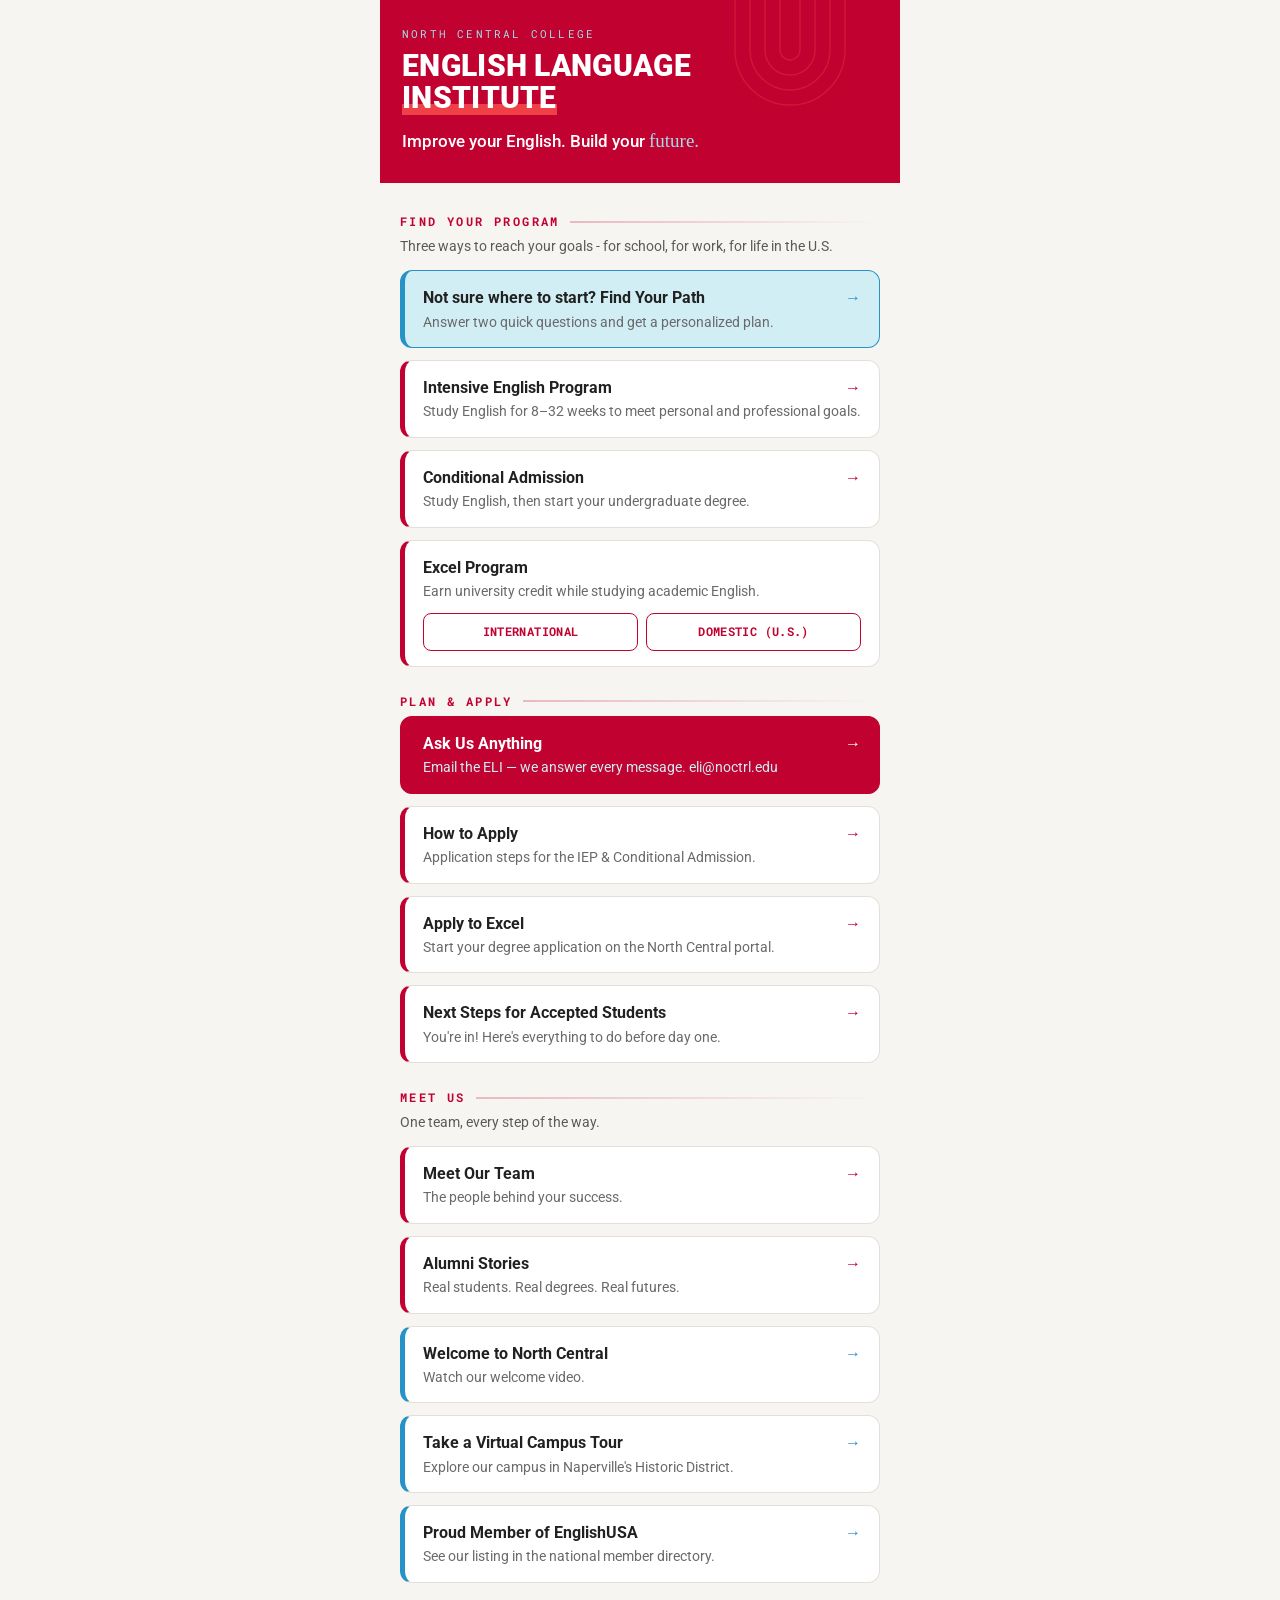
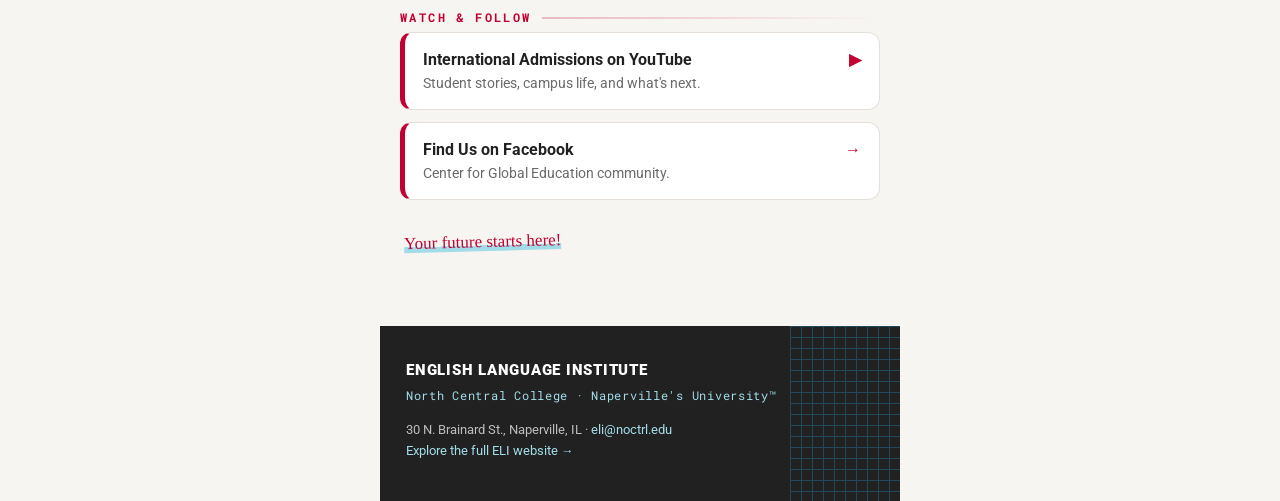
<file: index.html>
<!DOCTYPE html>
<html lang="en">
<head>
<meta charset="UTF-8">
<meta name="viewport" content="width=device-width, initial-scale=1.0">
<title>English Language Institute · North Central College</title>
<meta name="description" content="Improve your English. Build your future. Explore ELI programs at North Central College — Naperville, IL.">
<link rel="preconnect" href="https://fonts.googleapis.com">
<link rel="preconnect" href="https://fonts.gstatic.com" crossorigin>
<link href="https://fonts.googleapis.com/css2?family=Roboto:ital,wght@0,300;0,400;0,500;0,700;0,900;1,400&family=Roboto+Mono:wght@400;500;700&family=Permanent+Marker&display=swap" rel="stylesheet">
<style>
  /* ============================================================
     NCC Brand tokens — Graphic Identity & Messaging Guidelines (Spring 2026)
     Primary: Pantone 200 C  #c10230 (passes WCAG AA)
     Accents: Pantone Red 32 #ef4048 · Pantone 635 #a3dce9 · Pantone 7689 #2692c6
     Neutral: Rich Black #212121
     Fonts (Google alternatives per guidelines): Roboto, Roboto Mono, Permanent Marker
     Content is data-driven: edit the JSON in #eli-config (or use admin.html).
     ============================================================ */
  :root{
    --ncc-red:#c10230;
    --ncc-red-dark:#9b0227;
    --ncc-red-accent:#ef4048;
    --ncc-sky:#a3dce9;
    --ncc-sky-50:#d1eef4;
    --ncc-blue:#2692c6;
    --ncc-black:#212121;
    --paper:#f7f5f2;
    --card:#ffffff;
  }
  *{margin:0;padding:0;box-sizing:border-box;}
  html{-webkit-text-size-adjust:100%;}
  body{
    font-family:'Roboto',Arial,sans-serif;
    background:var(--paper);
    color:var(--ncc-black);
    line-height:1.45;
  }
  .wrap{max-width:520px;margin:0 auto;}

  /* ---------- HERO ---------- */
  .hero{
    position:relative;
    background:var(--ncc-red);
    color:#fff;
    padding:26px 22px 30px;
    overflow:hidden;
  }
  .hero .track{position:absolute;inset:0;opacity:.35;pointer-events:none;}
  .unit-label{
    font-family:'Roboto Mono',monospace;
    font-size:11px;letter-spacing:.2em;
    text-transform:uppercase;
    color:var(--ncc-sky);
    margin-bottom:8px;
    position:relative;
  }
  h1{
    font-weight:900;
    font-size:clamp(23px,6.5vw,30px);
    line-height:1.08;
    text-transform:uppercase;
    letter-spacing:.01em;
    position:relative;
  }
  h1 .hl{background:linear-gradient(0deg, var(--ncc-red-accent) 0 32%, transparent 32%);}
  .tagline{
    margin-top:14px;
    font-size:17px;
    font-weight:500;
    line-height:1.3;
    position:relative;
  }
  .tagline .marker{
    font-family:'Permanent Marker',cursive;
    font-size:19px;
    color:var(--ncc-sky);
  }

  /* ---------- SECTIONS ---------- */
  .content{padding:4px 20px 30px;}
  section{margin-top:26px;}
  .sec-label{
    display:flex;align-items:center;gap:10px;
    font-family:'Roboto Mono',monospace;
    font-size:12px;font-weight:700;
    letter-spacing:.2em;text-transform:uppercase;
    color:var(--ncc-red);
    margin-bottom:6px;
  }
  .sec-label::after{
    content:"";flex:1;height:2px;
    background:linear-gradient(90deg,var(--ncc-red) 0,transparent 100%);
    opacity:.25;
  }
  .sec-note{font-size:13.5px;color:#5a5a5a;margin-bottom:14px;}

  /* ---------- LINK CARDS ---------- */
  .links{display:flex;flex-direction:column;gap:12px;}
  a.card{
    display:block;
    background:var(--card);
    border:1.5px solid #e4dfd9;
    border-left:5px solid var(--ncc-red);
    border-radius:12px;
    padding:15px 18px;
    text-decoration:none;
    color:var(--ncc-black);
    transition:transform .12s ease, box-shadow .12s ease, border-color .12s ease;
    -webkit-tap-highlight-color:transparent;
  }
  a.card:hover, a.card:focus-visible{
    transform:translateY(-2px);
    box-shadow:0 8px 22px rgba(33,33,33,.10);
    border-color:var(--ncc-red);
  }
  a.card:active{transform:translateY(0);}
  .card-title{
    display:flex;justify-content:space-between;align-items:center;gap:10px;
    font-weight:700;font-size:16px;
  }
  .card-title .arrow{color:var(--ncc-red);font-weight:900;transition:transform .12s ease;flex:none;}
  a.card:hover .arrow{transform:translateX(4px);}
  .card-sub{margin-top:3px;font-size:13.5px;color:#6a6a6a;}

  .split{margin-top:12px;display:flex;gap:8px;}
  .split a{
    flex:1;text-align:center;
    font-family:'Roboto Mono',monospace;
    font-size:12px;font-weight:700;letter-spacing:.03em;
    color:var(--ncc-red);
    text-decoration:none;
    border:1.5px solid var(--ncc-red);
    border-radius:8px;
    padding:9px 6px;
    transition:background .12s ease,color .12s ease;
  }
  .split a:hover{background:var(--ncc-red);color:#fff;}
  .excel-card{
    background:var(--card);
    border:1.5px solid #e4dfd9;
    border-left:5px solid var(--ncc-red);
    border-radius:12px;
    padding:15px 18px;
  }
  a.card.featured{background:var(--ncc-red);border-color:var(--ncc-red);color:#fff;}
  a.card.featured .card-sub{color:var(--ncc-sky-50);}
  a.card.featured .arrow{color:#fff;}
  a.card.sky{border-left-color:var(--ncc-blue);}
  a.card.sky .arrow{color:var(--ncc-blue);}
  a.card.pathfinder{background:var(--ncc-sky-50);border-color:var(--ncc-blue);border-left-width:5px;}
  a.card.pathfinder .arrow{color:var(--ncc-blue);}

  .note{
    font-family:'Permanent Marker',cursive;
    color:var(--ncc-red);
    font-size:17px;
    transform:rotate(-1.5deg);
    margin:26px 4px 0;
  }
  .note .u{background:linear-gradient(0deg,var(--ncc-sky) 0 30%,transparent 30%);}

  /* ---------- FOOTER ---------- */
  footer{
    margin-top:46px;
    background:var(--ncc-black);
    color:#fff;
    padding:34px 26px 40px;
    position:relative;
    overflow:hidden;
  }
  .grid-pattern{
    position:absolute;right:0;top:0;height:100%;width:110px;
    background-image:
      linear-gradient(var(--ncc-blue) 1px, transparent 1px),
      linear-gradient(90deg, var(--ncc-blue) 1px, transparent 1px);
    background-size:11px 11px;
    opacity:.35;
  }
  footer .f-inner{position:relative;}
  footer .f-name{font-weight:900;text-transform:uppercase;font-size:15px;letter-spacing:.05em;}
  footer .f-tag{
    font-family:'Roboto Mono',monospace;
    color:var(--ncc-sky);
    font-size:12px;margin-top:5px;letter-spacing:.06em;
  }
  footer .f-line{margin-top:14px;font-size:12.5px;color:#bdbdbd;line-height:1.7;}
  footer a{color:var(--ncc-sky);text-decoration:none;}
  footer a:hover{text-decoration:underline;}
</style>
</head>
<body>
<div class="wrap">

  <header class="hero">
    <svg class="track" viewBox="0 0 520 200" preserveAspectRatio="xMaxYMin slice" aria-hidden="true">
      <g fill="none" stroke="#ef4048" stroke-width="1.4">
        <path d="M355,-40 v90 a55,55 0 0 0 110,0 v-90"/>
        <path d="M370,-40 v90 a40,40 0 0 0 80,0 v-90"/>
        <path d="M385,-40 v90 a25,25 0 0 0 50,0 v-90"/>
        <path d="M400,-40 v90 a10,10 0 0 0 20,0 v-90"/>
      </g>
    </svg>
    <div class="unit-label" id="hero-label"></div>
    <h1 id="hero-title"></h1>
    <p class="tagline" id="hero-tagline"></p>
  </header>

  <main class="content" id="main-content"></main>

  <footer>
    <div class="grid-pattern" aria-hidden="true"></div>
    <div class="f-inner" id="footer-inner"></div>
  </footer>

</div>

<!-- ================= EDITABLE CONTENT =================
     Everything visitors see lives in this JSON.
     Edit it with admin.html (recommended) or by hand.  -->
<script type="application/json" id="eli-config">
{
  "hero": {
    "label": "North Central College",
    "titleLine1": "English Language",
    "titleLine2": "Institute",
    "taglineText": "Improve your English. Build your",
    "taglineMarker": "future."
  },
  "sections": [
    {
      "label": "Find Your Program",
      "note": "Three ways to reach your goals - for school, for work, for life in the U.S.",
      "endnote": "",
      "links": [
        {
          "style": "pathfinder",
          "title": "Not sure where to start? Find Your Path",
          "sub": "Answer two quick questions and get a personalized plan.",
          "url": "https://www.northcentralcollege.edu/admissions/international-undergraduate-applicants/english-language-institute?utm_source=instagram&utm_medium=bio&utm_campaign=eli_links&utm_content=pathfinder",
          "hidden": false
        },
        {
          "style": "normal",
          "title": "Intensive English Program",
          "sub": "Study English for 8–32 weeks to meet personal and professional goals.",
          "url": "https://www.northcentralcollege.edu/intensive-english-program-iep?utm_source=instagram&utm_medium=bio&utm_campaign=eli_links",
          "hidden": false
        },
        {
          "style": "normal",
          "title": "Conditional Admission",
          "sub": "Study English, then start your undergraduate degree.",
          "url": "https://www.northcentralcollege.edu/english-language-institute/conditional-admission?utm_source=instagram&utm_medium=bio&utm_campaign=eli_links",
          "hidden": false
        },
        {
          "style": "excel",
          "title": "Excel Program",
          "sub": "Earn university credit while studying academic English.",
          "url": "",
          "split": [
            {
              "label": "INTERNATIONAL",
              "url": "https://www.northcentralcollege.edu/excel-program-international-applicants?utm_source=instagram&utm_medium=bio&utm_campaign=eli_links"
            },
            {
              "label": "DOMESTIC (U.S.)",
              "url": "https://www.northcentralcollege.edu/excel-program-for-domestic-applicants?utm_source=instagram&utm_medium=bio&utm_campaign=eli_links"
            }
          ],
          "hidden": false
        }
      ]
    },
    {
      "label": "Plan & Apply",
      "note": "",
      "endnote": "",
      "links": [
        {
          "style": "featured",
          "title": "Ask Us Anything",
          "sub": "Email the ELI — we answer every message. eli@noctrl.edu",
          "url": "mailto:eli@noctrl.edu",
          "hidden": false
        },
        {
          "style": "normal",
          "title": "How to Apply",
          "sub": "Application steps for the IEP & Conditional Admission.",
          "url": "https://www.northcentralcollege.edu/eli/apply-intensive-english-program-conditional-admission?utm_source=instagram&utm_medium=bio&utm_campaign=eli_links",
          "hidden": false
        },
        {
          "style": "normal",
          "title": "Apply to Excel",
          "sub": "Start your degree application on the North Central portal.",
          "url": "https://portal.northcentralcollege.edu/register/UG",
          "hidden": false
        },
        {
          "style": "normal",
          "title": "Next Steps for Accepted Students",
          "sub": "You're in! Here's everything to do before day one.",
          "url": "https://www.northcentralcollege.edu/international-undergraduate-applicants/english-language-institute/next-steps?utm_source=instagram&utm_medium=bio&utm_campaign=eli_links",
          "hidden": false
        }
      ]
    },
    {
      "label": "Meet Us",
      "note": "One team, every step of the way.",
      "endnote": "",
      "links": [
        {
          "style": "normal",
          "title": "Meet Our Team",
          "sub": "The people behind your success.",
          "url": "https://www.northcentralcollege.edu/english-language-institute-staff?utm_source=instagram&utm_medium=bio&utm_campaign=eli_links",
          "hidden": false
        },
        {
          "style": "normal",
          "title": "Alumni Stories",
          "sub": "Real students. Real degrees. Real futures.",
          "url": "https://www.northcentralcollege.edu/international-undergraduate-applicants/english-language-institute/alumni-testimonials?utm_source=instagram&utm_medium=bio&utm_campaign=eli_links",
          "hidden": false
        },
        {
          "style": "sky",
          "title": "Welcome to North Central",
          "sub": "Watch our welcome video.",
          "url": "https://vimeo.com/232709541",
          "hidden": false
        },
        {
          "style": "sky",
          "title": "Take a Virtual Campus Tour",
          "sub": "Explore our campus in Naperville's Historic District.",
          "url": "https://www.massinteract.com/north-central-college",
          "hidden": false
        },
        {
          "style": "sky",
          "title": "Proud Member of EnglishUSA",
          "sub": "See our listing in the national member directory.",
          "url": "https://www.englishusa.org/member-directory",
          "hidden": false
        }
      ]
    },
    {
      "label": "Watch & Follow",
      "note": "",
      "endnote": "Your future starts here!",
      "links": [
        {
          "style": "normal",
          "title": "International Admissions on YouTube",
          "sub": "Student stories, campus life, and what's next.",
          "url": "https://www.youtube.com/@Intl.NorthCentralNaperville",
          "hidden": false
        },
        {
          "style": "normal",
          "title": "Find Us on Facebook",
          "sub": "Center for Global Education community.",
          "url": "https://www.facebook.com/ncccenterforglobaleducation/",
          "hidden": false
        }
      ]
    }
  ],
  "footer": {
    "name": "English Language Institute",
    "tag": "North Central College · Naperville's University™",
    "address": "30 N. Brainard St., Naperville, IL",
    "email": "eli@noctrl.edu",
    "ctaText": "Explore the full ELI website →",
    "ctaUrl": "https://www.northcentralcollege.edu/admissions/international-undergraduate-applicants/english-language-institute?utm_source=instagram&utm_medium=bio&utm_campaign=eli_links"
  }
}
</script>

<script>
(function(){
  "use strict";
  function esc(s){
    return String(s==null?"":s)
      .replace(/&/g,"&amp;").replace(/</g,"&lt;").replace(/>/g,"&gt;")
      .replace(/"/g,"&quot;").replace(/'/g,"&#39;");
  }
  var cfg;
  try{
    cfg = JSON.parse(document.getElementById("eli-config").textContent);
  }catch(e){
    document.getElementById("main-content").innerHTML =
      "<p style='padding:30px 0;color:#c10230'>Content configuration error.</p>";
    return;
  }

  /* HERO */
  document.getElementById("hero-label").textContent = cfg.hero.label || "";
  document.getElementById("hero-title").innerHTML =
    esc(cfg.hero.titleLine1) + "<br><span class=\"hl\">" + esc(cfg.hero.titleLine2) + "</span>";
  document.getElementById("hero-tagline").innerHTML =
    esc(cfg.hero.taglineText) + " <span class=\"marker\">" + esc(cfg.hero.taglineMarker) + "</span>";

  /* SECTIONS */
  function cardHTML(l){
    if(l.style === "excel"){
      var splits = (l.split||[]).map(function(s){
        return "<a href=\"" + esc(s.url) + "\">" + esc(s.label) + "</a>";
      }).join("");
      return "<div class=\"excel-card\">" +
        "<div class=\"card-title\">" + esc(l.title) + "</div>" +
        (l.sub ? "<div class=\"card-sub\">" + esc(l.sub) + "</div>" : "") +
        "<div class=\"split\">" + splits + "</div></div>";
    }
    var cls = "card";
    if(l.style && l.style !== "normal") cls += " " + esc(l.style);
    var arrow = (l.style === "sky" && /video|youtube/i.test(l.title)) ? "&#9654;" : "&rarr;";
    if(/youtube|video/i.test(l.title)) arrow = "&#9654;";
    return "<a class=\"" + cls + "\" href=\"" + esc(l.url) + "\">" +
      "<div class=\"card-title\">" + esc(l.title) + " <span class=\"arrow\">" + arrow + "</span></div>" +
      (l.sub ? "<div class=\"card-sub\">" + esc(l.sub) + "</div>" : "") + "</a>";
  }

  var html = "";
  (cfg.sections||[]).forEach(function(sec){
    var visible = (sec.links||[]).filter(function(l){ return !l.hidden; });
    if(!visible.length) return;
    html += "<section>";
    html += "<div class=\"sec-label\">" + esc(sec.label) + "</div>";
    if(sec.note) html += "<p class=\"sec-note\">" + esc(sec.note) + "</p>";
    html += "<div class=\"links\">" + visible.map(cardHTML).join("") + "</div>";
    if(sec.endnote) html += "<p class=\"note\"><span class=\"u\">" + esc(sec.endnote) + "</span></p>";
    html += "</section>";
  });
  document.getElementById("main-content").innerHTML = html;

  /* FOOTER */
  var f = cfg.footer||{};
  document.getElementById("footer-inner").innerHTML =
    "<div class=\"f-name\">" + esc(f.name) + "</div>" +
    "<div class=\"f-tag\">" + esc(f.tag) + "</div>" +
    "<div class=\"f-line\">" +
      esc(f.address) + " &middot; <a href=\"mailto:" + esc(f.email) + "\">" + esc(f.email) + "</a><br>" +
      "<a href=\"" + esc(f.ctaUrl) + "\">" + esc(f.ctaText) + "</a>" +
    "</div>";
})();
</script>
</body>
</html>
</file>
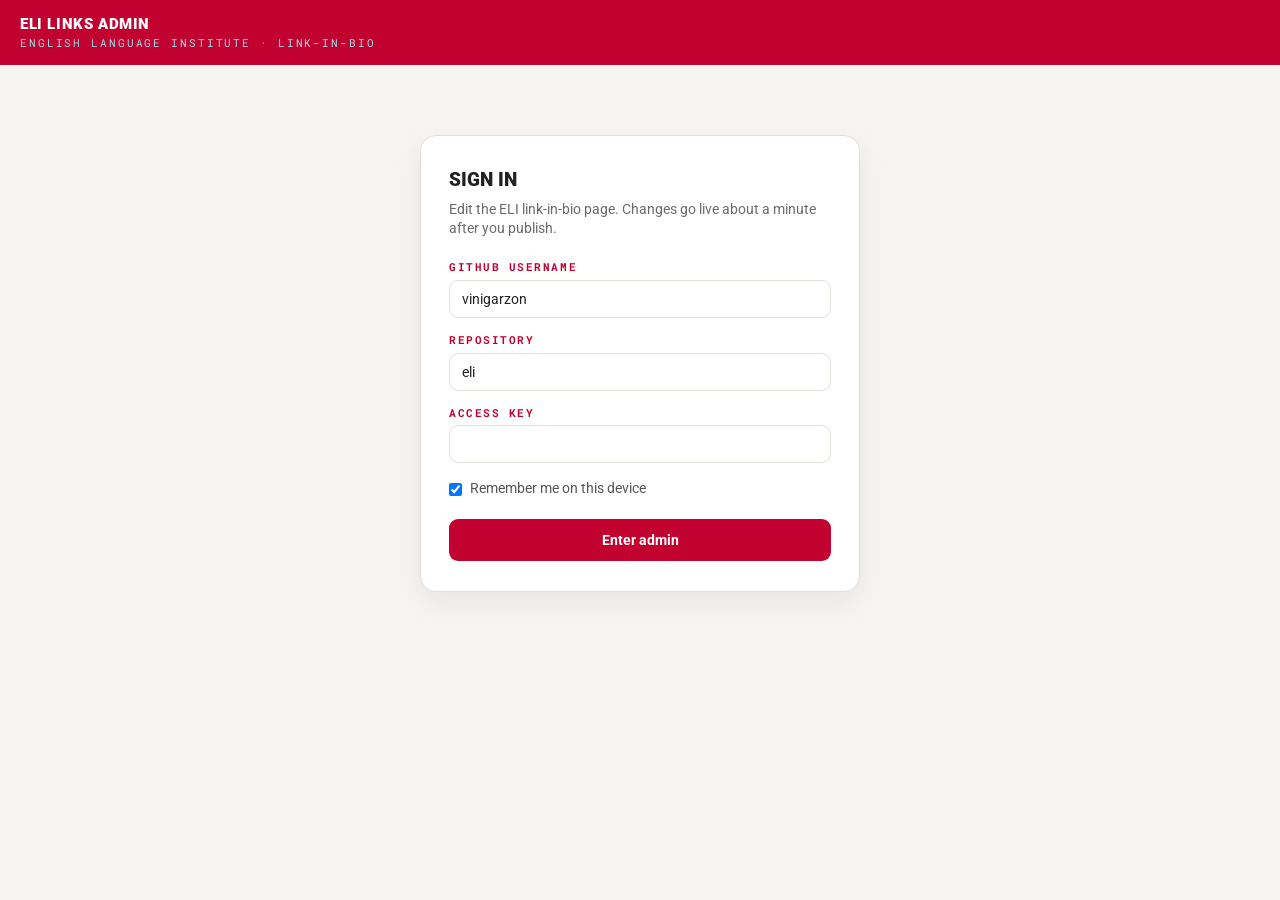
<file: admin.html>
<!DOCTYPE html>
<html lang="en">
<head>
<meta charset="UTF-8">
<meta name="viewport" content="width=device-width, initial-scale=1.0">
<title>ELI Links · Admin</title>
<meta name="robots" content="noindex,nofollow">
<link rel="preconnect" href="https://fonts.googleapis.com">
<link rel="preconnect" href="https://fonts.gstatic.com" crossorigin>
<link href="https://fonts.googleapis.com/css2?family=Roboto:wght@400;500;700;900&family=Roboto+Mono:wght@400;500;700&display=swap" rel="stylesheet">
<style>
  :root{
    --red:#c10230; --red-accent:#ef4048; --sky:#a3dce9; --sky-50:#d1eef4;
    --blue:#2692c6; --ink:#212121; --paper:#f7f5f2; --line:#e4dfd9;
  }
  *{margin:0;padding:0;box-sizing:border-box;}
  body{font-family:'Roboto',Arial,sans-serif;background:var(--paper);color:var(--ink);line-height:1.45;}
  .mono{font-family:'Roboto Mono',monospace;}

  /* ---------- top bar ---------- */
  .topbar{
    background:var(--red);color:#fff;
    padding:14px 20px;
    display:flex;align-items:center;justify-content:space-between;gap:12px;
    position:sticky;top:0;z-index:50;
  }
  .topbar .t{font-weight:900;text-transform:uppercase;letter-spacing:.04em;font-size:15px;}
  .topbar .t small{display:block;font-family:'Roboto Mono',monospace;font-weight:400;font-size:10.5px;letter-spacing:.18em;color:var(--sky);text-transform:uppercase;}
  .topbar .actions{display:flex;gap:8px;flex-wrap:wrap;justify-content:flex-end;}

  button{
    font-family:'Roboto',Arial,sans-serif;
    font-weight:700;font-size:13.5px;
    border-radius:9px;border:1.5px solid transparent;
    padding:9px 15px;cursor:pointer;
    transition:filter .12s ease, background .12s ease;
  }
  button:disabled{opacity:.55;cursor:not-allowed;}
  .btn-primary{background:#fff;color:var(--red);}
  .btn-primary:hover:not(:disabled){filter:brightness(.95);}
  .btn-ghost{background:transparent;color:#fff;border-color:rgba(255,255,255,.5);}
  .btn-ghost:hover:not(:disabled){background:rgba(255,255,255,.12);}
  .btn-red{background:var(--red);color:#fff;}
  .btn-red:hover:not(:disabled){filter:brightness(1.08);}
  .btn-outline{background:#fff;color:var(--red);border-color:var(--red);}
  .btn-outline:hover:not(:disabled){background:var(--red);color:#fff;}
  .btn-sm{padding:5px 9px;font-size:12px;border-radius:7px;}

  .shell{max-width:1150px;margin:0 auto;padding:22px 18px 60px;}

  /* ---------- login ---------- */
  .login-card{
    max-width:440px;margin:48px auto;
    background:#fff;border:1.5px solid var(--line);border-radius:16px;
    padding:30px 28px;
    box-shadow:0 10px 30px rgba(33,33,33,.07);
  }
  .login-card h2{font-weight:900;text-transform:uppercase;font-size:19px;}
  .login-card .sub{font-size:13.5px;color:#6a6a6a;margin:6px 0 20px;}
  label{display:block;font-family:'Roboto Mono',monospace;font-size:11px;font-weight:700;letter-spacing:.14em;text-transform:uppercase;color:var(--red);margin:14px 0 5px;}
  input[type=text],input[type=password],textarea,select{
    width:100%;
    font-family:'Roboto',Arial,sans-serif;font-size:14px;
    padding:10px 12px;
    border:1.5px solid var(--line);border-radius:9px;
    background:#fff;color:var(--ink);
  }
  input:focus,textarea:focus,select:focus{outline:2px solid var(--sky);border-color:var(--blue);}
  .remember{display:flex;align-items:center;gap:8px;margin-top:16px;font-size:13.5px;color:#555;}
  .login-card .go{width:100%;margin-top:20px;padding:12px;}
  .hint{margin-top:18px;font-size:12.5px;color:#777;background:var(--sky-50);border-radius:10px;padding:12px 14px;line-height:1.6;}
  .hint b{color:var(--ink);}
  details summary{cursor:pointer;font-weight:700;color:var(--blue);font-size:13px;margin-top:14px;}
  details .hint{margin-top:10px;}
  .err{margin-top:14px;color:var(--red);font-size:13.5px;font-weight:500;display:none;}

  /* ---------- editor layout ---------- */
  .editor-grid{display:grid;grid-template-columns:minmax(0,1fr) 400px;gap:22px;align-items:start;}
  @media(max-width:960px){.editor-grid{grid-template-columns:1fr;}}

  .panel{background:#fff;border:1.5px solid var(--line);border-radius:14px;padding:18px 18px 20px;margin-bottom:18px;}
  .panel-h{
    display:flex;align-items:center;justify-content:space-between;gap:10px;
    font-family:'Roboto Mono',monospace;font-size:12px;font-weight:700;
    letter-spacing:.18em;text-transform:uppercase;color:var(--red);
    margin-bottom:12px;
  }
  .panel-h .grow{flex:1;height:2px;background:linear-gradient(90deg,var(--red),transparent);opacity:.25;}

  .field{margin-bottom:10px;}
  .row2{display:grid;grid-template-columns:1fr 1fr;gap:10px;}
  @media(max-width:560px){.row2{grid-template-columns:1fr;}}

  /* link item */
  .link-item{
    border:1.5px solid var(--line);border-left:5px solid var(--red);
    border-radius:11px;padding:12px 14px;margin-bottom:12px;background:#fffdfb;
  }
  .link-item.hiddenitem{opacity:.5;border-left-color:#aaa;}
  .link-item .li-top{display:flex;align-items:center;gap:6px;margin-bottom:8px;flex-wrap:wrap;}
  .link-item .li-title{flex:1;font-weight:700;font-size:13.5px;min-width:120px;}
  .tools{display:flex;gap:5px;flex-wrap:wrap;}
  .tools button{background:#fff;border:1.5px solid var(--line);color:#555;}
  .tools button:hover:not(:disabled){border-color:var(--red);color:var(--red);}
  .tools .danger:hover:not(:disabled){background:var(--red);border-color:var(--red);color:#fff;}
  .splitbox{border:1.5px dashed var(--line);border-radius:9px;padding:10px;margin-top:8px;}
  .splitbox .row2{margin-bottom:8px;}
  .addbar{display:flex;gap:8px;flex-wrap:wrap;margin-top:4px;}

  /* preview */
  .preview-wrap{position:sticky;top:76px;}
  .preview-frame{
    width:100%;height:640px;border:1.5px solid var(--line);border-radius:20px;
    background:#fff;box-shadow:0 10px 30px rgba(33,33,33,.08);
  }
  .preview-cap{font-family:'Roboto Mono',monospace;font-size:11px;letter-spacing:.14em;text-transform:uppercase;color:#888;text-align:center;margin-top:8px;}

  /* status toast */
  .toast{
    position:fixed;left:50%;bottom:26px;transform:translateX(-50%);
    background:var(--ink);color:#fff;
    padding:12px 20px;border-radius:999px;
    font-size:13.5px;font-weight:500;
    box-shadow:0 10px 30px rgba(0,0,0,.25);
    display:none;z-index:99;max-width:92vw;text-align:center;
  }
  .toast.ok{background:#1a7f37;}
  .toast.bad{background:var(--red);}
  .hidden{display:none !important;}
</style>
</head>
<body>

<div class="topbar">
  <div class="t">ELI Links Admin<small>English Language Institute · Link-in-bio</small></div>
  <div class="actions hidden" id="topActions">
    <button class="btn-ghost" id="btnReload">Reload</button>
    <button class="btn-ghost" id="btnLogout">Sign out</button>
    <button class="btn-primary" id="btnPublish">Publish changes</button>
  </div>
</div>

<div class="shell">

  <!-- ================= LOGIN ================= -->
  <div class="login-card" id="loginView">
    <h2>Sign in</h2>
    <p class="sub">Edit the ELI link-in-bio page. Changes go live about a minute after you publish.</p>
    <label>GitHub username</label>
    <input type="text" id="inOwner" value="vinigarzon" autocomplete="username">
    <label>Repository</label>
    <input type="text" id="inRepo" value="eli">
    <label>Access key</label>
    <input type="password" id="inToken" placeholder="" autocomplete="current-password">
    <div class="remember"><input type="checkbox" id="inRemember" checked> <span>Remember me on this device</span></div>
    <button class="btn-red go" id="btnLogin">Enter admin</button>
    <div class="err" id="loginErr"></div>
  </div>

  <!-- ================= EDITOR ================= -->
  <div class="editor-grid hidden" id="editorView">
    <div id="editCol">

      <div class="panel">
        <div class="panel-h">Header <span class="grow"></span></div>
        <div class="row2">
          <div class="field"><label>Small top label</label><input type="text" data-bind="hero.label"></div>
          <div class="field"><label>Tagline (regular part)</label><input type="text" data-bind="hero.taglineText"></div>
        </div>
        <div class="row2">
          <div class="field"><label>Title line 1</label><input type="text" data-bind="hero.titleLine1"></div>
          <div class="field"><label>Title line 2 (highlighted)</label><input type="text" data-bind="hero.titleLine2"></div>
        </div>
        <div class="field"><label>Tagline (handwritten word)</label><input type="text" data-bind="hero.taglineMarker"></div>
      </div>

      <div id="sectionsHost"></div>

      <button class="btn-outline" id="btnAddSection">+ Add section</button>

      <div class="panel" style="margin-top:18px;">
        <div class="panel-h">Footer <span class="grow"></span></div>
        <div class="row2">
          <div class="field"><label>Name</label><input type="text" data-bind="footer.name"></div>
          <div class="field"><label>Tag line</label><input type="text" data-bind="footer.tag"></div>
        </div>
        <div class="row2">
          <div class="field"><label>Address</label><input type="text" data-bind="footer.address"></div>
          <div class="field"><label>Email</label><input type="text" data-bind="footer.email"></div>
        </div>
        <div class="row2">
          <div class="field"><label>Bottom link text</label><input type="text" data-bind="footer.ctaText"></div>
          <div class="field"><label>Bottom link URL</label><input type="text" data-bind="footer.ctaUrl"></div>
        </div>
      </div>

    </div>

    <div class="preview-wrap">
      <iframe class="preview-frame" id="previewFrame" title="Live preview"></iframe>
      <div class="preview-cap">Live preview · updates as you type</div>
    </div>
  </div>

</div>

<div class="toast" id="toast"></div>

<script>
(function(){
"use strict";

/* ---------------- state ---------------- */
var S = {
  owner:"", repo:"", token:"",
  sha:null,          // current file sha on GitHub
  template:"",       // full index.html source (with config placeholder intact)
  cfg:null           // parsed config object
};
var CFG_RE = /(<script type="application\/json" id="eli-config">)([\s\S]*?)(<\/script>)/;
var API = "https://api.github.com";

var LSKEY = "eli-admin-cred";
function lsGet(){ try{ return JSON.parse(localStorage.getItem(LSKEY)||"null"); }catch(e){ return null; } }
function lsSet(v){ try{ v===null ? localStorage.removeItem(LSKEY) : localStorage.setItem(LSKEY, JSON.stringify(v)); }catch(e){} }

function $(id){ return document.getElementById(id); }
function esc(s){ return String(s==null?"":s).replace(/&/g,"&amp;").replace(/</g,"&lt;").replace(/>/g,"&gt;").replace(/"/g,"&quot;").replace(/'/g,"&#39;"); }

function toast(msg, cls){
  var t = $("toast");
  t.textContent = msg;
  t.className = "toast " + (cls||"");
  t.style.display = "block";
  clearTimeout(t._h);
  t._h = setTimeout(function(){ t.style.display="none"; }, 4200);
}

/* base64 helpers (UTF-8 safe) */
function b64decode(b64){ return decodeURIComponent(escape(atob(b64.replace(/\n/g,"")))); }
function b64encode(str){ return btoa(unescape(encodeURIComponent(str))); }

/* ---------------- GitHub API ---------------- */
function gh(path, opts){
  opts = opts || {};
  opts.headers = Object.assign({
    "Authorization": "Bearer " + S.token,
    "Accept": "application/vnd.github+json",
    "X-GitHub-Api-Version": "2022-11-28"
  }, opts.headers||{});
  return fetch(API + path, opts).then(function(r){
    if(!r.ok) return r.json().catch(function(){return {};}).then(function(j){
      var msg = (j && j.message) ? j.message : ("HTTP " + r.status);
      var e = new Error(msg); e.status = r.status; throw e;
    });
    return r.status === 204 ? null : r.json();
  });
}

function loadFile(){
  return gh("/repos/" + S.owner + "/" + S.repo + "/contents/index.html?ref=main&cachebust=" + Date.now())
    .then(function(j){
      S.sha = j.sha;
      S.template = b64decode(j.content);
      var m = S.template.match(CFG_RE);
      if(!m) throw new Error("index.html does not contain the editable config block.");
      S.cfg = JSON.parse(m[2]);
    });
}

function buildHtml(){
  var json = JSON.stringify(S.cfg, null, 2);
  return S.template.replace(CFG_RE, function(_, a, b, c){ return a + "\n" + json + "\n" + c; });
}

function publish(){
  var btn = $("btnPublish");
  btn.disabled = true; btn.textContent = "Publishing…";
  var body = {
    message: "Update ELI links via admin",
    content: b64encode(buildHtml()),
    sha: S.sha,
    branch: "main"
  };
  gh("/repos/" + S.owner + "/" + S.repo + "/contents/index.html", {
    method:"PUT", body: JSON.stringify(body)
  }).then(function(j){
    S.sha = j.content.sha;
    toast("Published! The live site updates in about a minute.", "ok");
  }).catch(function(e){
    if(e.status === 409){
      toast("The file changed on GitHub. Click Reload, then publish again.", "bad");
    } else {
      toast("Could not publish: " + e.message, "bad");
    }
  }).finally(function(){
    btn.disabled = false; btn.textContent = "Publish changes";
  });
}

/* ---------------- preview ---------------- */
var pvTimer = null;
function refreshPreview(){
  clearTimeout(pvTimer);
  pvTimer = setTimeout(function(){
    $("previewFrame").srcdoc = buildHtml();
  }, 250);
}

/* ---------------- data binding (hero / footer) ---------------- */
function bindStatics(){
  var inputs = document.querySelectorAll("[data-bind]");
  inputs.forEach(function(inp){
    var path = inp.getAttribute("data-bind").split(".");
    inp.value = S.cfg[path[0]][path[1]] || "";
    inp.oninput = function(){
      S.cfg[path[0]][path[1]] = inp.value;
      refreshPreview();
    };
  });
}

/* ---------------- sections editor ---------------- */
var STYLES = [
  ["normal","Standard (red)"],
  ["featured","Featured (solid red)"],
  ["pathfinder","Highlight (light blue)"],
  ["sky","Secondary (blue accent)"],
  ["excel","Double button (like Excel)"]
];

function renderSections(){
  var host = $("sectionsHost");
  host.innerHTML = "";
  S.cfg.sections.forEach(function(sec, si){
    var panel = document.createElement("div");
    panel.className = "panel";
    var head =
      '<div class="panel-h">Section ' + (si+1) +
      ' <span class="grow"></span>' +
      '<span class="tools">' +
        '<button class="btn-sm" data-act="sec-up" ' + (si===0?"disabled":"") + '>&#9650;</button>' +
        '<button class="btn-sm" data-act="sec-down" ' + (si===S.cfg.sections.length-1?"disabled":"") + '>&#9660;</button>' +
        '<button class="btn-sm danger" data-act="sec-del">Delete</button>' +
      '</span></div>';
    var fields =
      '<div class="row2">' +
        '<div class="field"><label>Section title</label><input type="text" data-sec="label" value="' + esc(sec.label) + '"></div>' +
        '<div class="field"><label>Note under title (optional)</label><input type="text" data-sec="note" value="' + esc(sec.note||"") + '"></div>' +
      '</div>' +
      '<div class="field"><label>Handwritten end note (optional)</label><input type="text" data-sec="endnote" value="' + esc(sec.endnote||"") + '"></div>';

    var linksHtml = sec.links.map(function(l, li){
      var isExcel = l.style === "excel";
      var splitHtml = "";
      if(isExcel){
        splitHtml = '<div class="splitbox"><label style="margin-top:0">Double buttons</label>' +
          (l.split||[]).map(function(sp, pi){
            return '<div class="row2">' +
              '<input type="text" placeholder="Button label" data-split="label" data-pi="'+pi+'" value="' + esc(sp.label) + '">' +
              '<input type="text" placeholder="https://…" data-split="url" data-pi="'+pi+'" value="' + esc(sp.url) + '">' +
            '</div>';
          }).join("") + '</div>';
      }
      return '<div class="link-item' + (l.hidden ? " hiddenitem":"") + '" data-li="'+li+'">' +
        '<div class="li-top">' +
          '<span class="li-title">' + esc(l.title || "(untitled)") + '</span>' +
          '<span class="tools">' +
            '<button class="btn-sm" data-act="up" '+(li===0?"disabled":"")+'>&#9650;</button>' +
            '<button class="btn-sm" data-act="down" '+(li===sec.links.length-1?"disabled":"")+'>&#9660;</button>' +
            '<button class="btn-sm" data-act="hide">' + (l.hidden ? "Show" : "Hide") + '</button>' +
            '<button class="btn-sm danger" data-act="del">Delete</button>' +
          '</span>' +
        '</div>' +
        '<div class="row2">' +
          '<div class="field"><label>Button title</label><input type="text" data-l="title" value="' + esc(l.title) + '"></div>' +
          '<div class="field"><label>Style</label><select data-l="style">' +
            STYLES.map(function(st){ return '<option value="'+st[0]+'"'+(l.style===st[0]?" selected":"")+'>'+st[1]+'</option>'; }).join("") +
          '</select></div>' +
        '</div>' +
        '<div class="field"><label>Subtitle (optional)</label><input type="text" data-l="sub" value="' + esc(l.sub||"") + '"></div>' +
        (isExcel ? "" : '<div class="field"><label>Link URL</label><input type="text" data-l="url" value="' + esc(l.url||"") + '"></div>') +
        splitHtml +
      '</div>';
    }).join("");

    panel.innerHTML = head + fields + linksHtml +
      '<div class="addbar"><button class="btn-outline btn-sm" data-act="add-link">+ Add button</button></div>';

    /* section-level field bindings */
    panel.querySelectorAll("[data-sec]").forEach(function(inp){
      var k = inp.getAttribute("data-sec");
      inp.oninput = function(){ sec[k] = inp.value; refreshPreview(); };
    });

    /* section-level actions */
    panel.querySelector('[data-act="sec-del"]').onclick = function(){
      if(!confirm("Delete this whole section and its buttons?")) return;
      S.cfg.sections.splice(si,1); renderSections(); refreshPreview();
    };
    panel.querySelector('[data-act="sec-up"]').onclick = function(){
      S.cfg.sections.splice(si-1,0,S.cfg.sections.splice(si,1)[0]); renderSections(); refreshPreview();
    };
    panel.querySelector('[data-act="sec-down"]').onclick = function(){
      S.cfg.sections.splice(si+1,0,S.cfg.sections.splice(si,1)[0]); renderSections(); refreshPreview();
    };
    panel.querySelector('[data-act="add-link"]').onclick = function(){
      sec.links.push({style:"normal",title:"New button",sub:"",url:"https://",hidden:false});
      renderSections(); refreshPreview();
    };

    /* link-level bindings & actions */
    panel.querySelectorAll(".link-item").forEach(function(item){
      var li = parseInt(item.getAttribute("data-li"),10);
      var l = sec.links[li];

      item.querySelectorAll("[data-l]").forEach(function(inp){
        var k = inp.getAttribute("data-l");
        if(inp.tagName === "SELECT"){
          inp.onchange = function(){
            l[k] = inp.value;
            if(l.style==="excel" && !l.split) l.split=[{label:"OPTION A",url:"https://"},{label:"OPTION B",url:"https://"}];
            renderSections(); refreshPreview();
          };
        } else {
          inp.oninput = function(){
            l[k] = inp.value;
            if(k==="title") item.querySelector(".li-title").textContent = inp.value || "(untitled)";
            refreshPreview();
          };
        }
      });
      item.querySelectorAll("[data-split]").forEach(function(inp){
        var k = inp.getAttribute("data-split"), pi = parseInt(inp.getAttribute("data-pi"),10);
        inp.oninput = function(){ l.split[pi][k] = inp.value; refreshPreview(); };
      });
      item.querySelector('[data-act="up"]').onclick = function(){
        sec.links.splice(li-1,0,sec.links.splice(li,1)[0]); renderSections(); refreshPreview();
      };
      item.querySelector('[data-act="down"]').onclick = function(){
        sec.links.splice(li+1,0,sec.links.splice(li,1)[0]); renderSections(); refreshPreview();
      };
      item.querySelector('[data-act="hide"]').onclick = function(){
        l.hidden = !l.hidden; renderSections(); refreshPreview();
      };
      item.querySelector('[data-act="del"]').onclick = function(){
        if(!confirm("Delete this button?")) return;
        sec.links.splice(li,1); renderSections(); refreshPreview();
      };
    });

    host.appendChild(panel);
  });
}

/* ---------------- login flow ---------------- */
function enterEditor(){
  $("loginView").classList.add("hidden");
  $("editorView").classList.remove("hidden");
  $("topActions").classList.remove("hidden");
  bindStatics();
  renderSections();
  refreshPreview();
}

function doLogin(){
  var owner = $("inOwner").value.trim();
  var repo  = $("inRepo").value.trim() || "eli";
  var token = $("inToken").value.trim();
  var err = $("loginErr");
  err.style.display = "none";
  if(!owner || !token){
    err.textContent = "Please fill in the GitHub username and the access key.";
    err.style.display = "block"; return;
  }
  S.owner = owner; S.repo = repo; S.token = token;
  var btn = $("btnLogin"); btn.disabled = true; btn.textContent = "Checking…";
  loadFile().then(function(){
    if($("inRemember").checked) lsSet({owner:owner, repo:repo, token:token});
    enterEditor();
  }).catch(function(e){
    err.textContent = (e.status===401||e.status===403) ? "That access key was not accepted. Check it and try again."
      : (e.status===404) ? "Repository not found. Check the username and repository name."
      : "Could not load the site: " + e.message;
    err.style.display = "block";
  }).finally(function(){
    btn.disabled = false; btn.textContent = "Enter admin";
  });
}

$("btnLogin").onclick = doLogin;
$("inToken").addEventListener("keydown", function(e){ if(e.key==="Enter") doLogin(); });

$("btnLogout").onclick = function(){
  lsSet(null);
  location.reload();
};
$("btnReload").onclick = function(){
  loadFile().then(function(){
    bindStatics(); renderSections(); refreshPreview();
    toast("Reloaded the latest published version.", "ok");
  }).catch(function(e){ toast("Reload failed: " + e.message, "bad"); });
};
$("btnPublish").onclick = publish;
$("btnAddSection").onclick = function(){
  S.cfg.sections.push({label:"New Section",note:"",endnote:"",links:[]});
  renderSections(); refreshPreview();
};

/* auto-login if remembered */
var saved = lsGet();
if(saved && saved.token){
  $("inOwner").value = saved.owner||"vinigarzon";
  $("inRepo").value = saved.repo||"eli";
  $("inToken").value = saved.token||"";
  S.owner = saved.owner; S.repo = saved.repo; S.token = saved.token;
  loadFile().then(enterEditor).catch(function(){ /* stay on login */ });
}
})();
</script>
</body>
</html>
</file>
